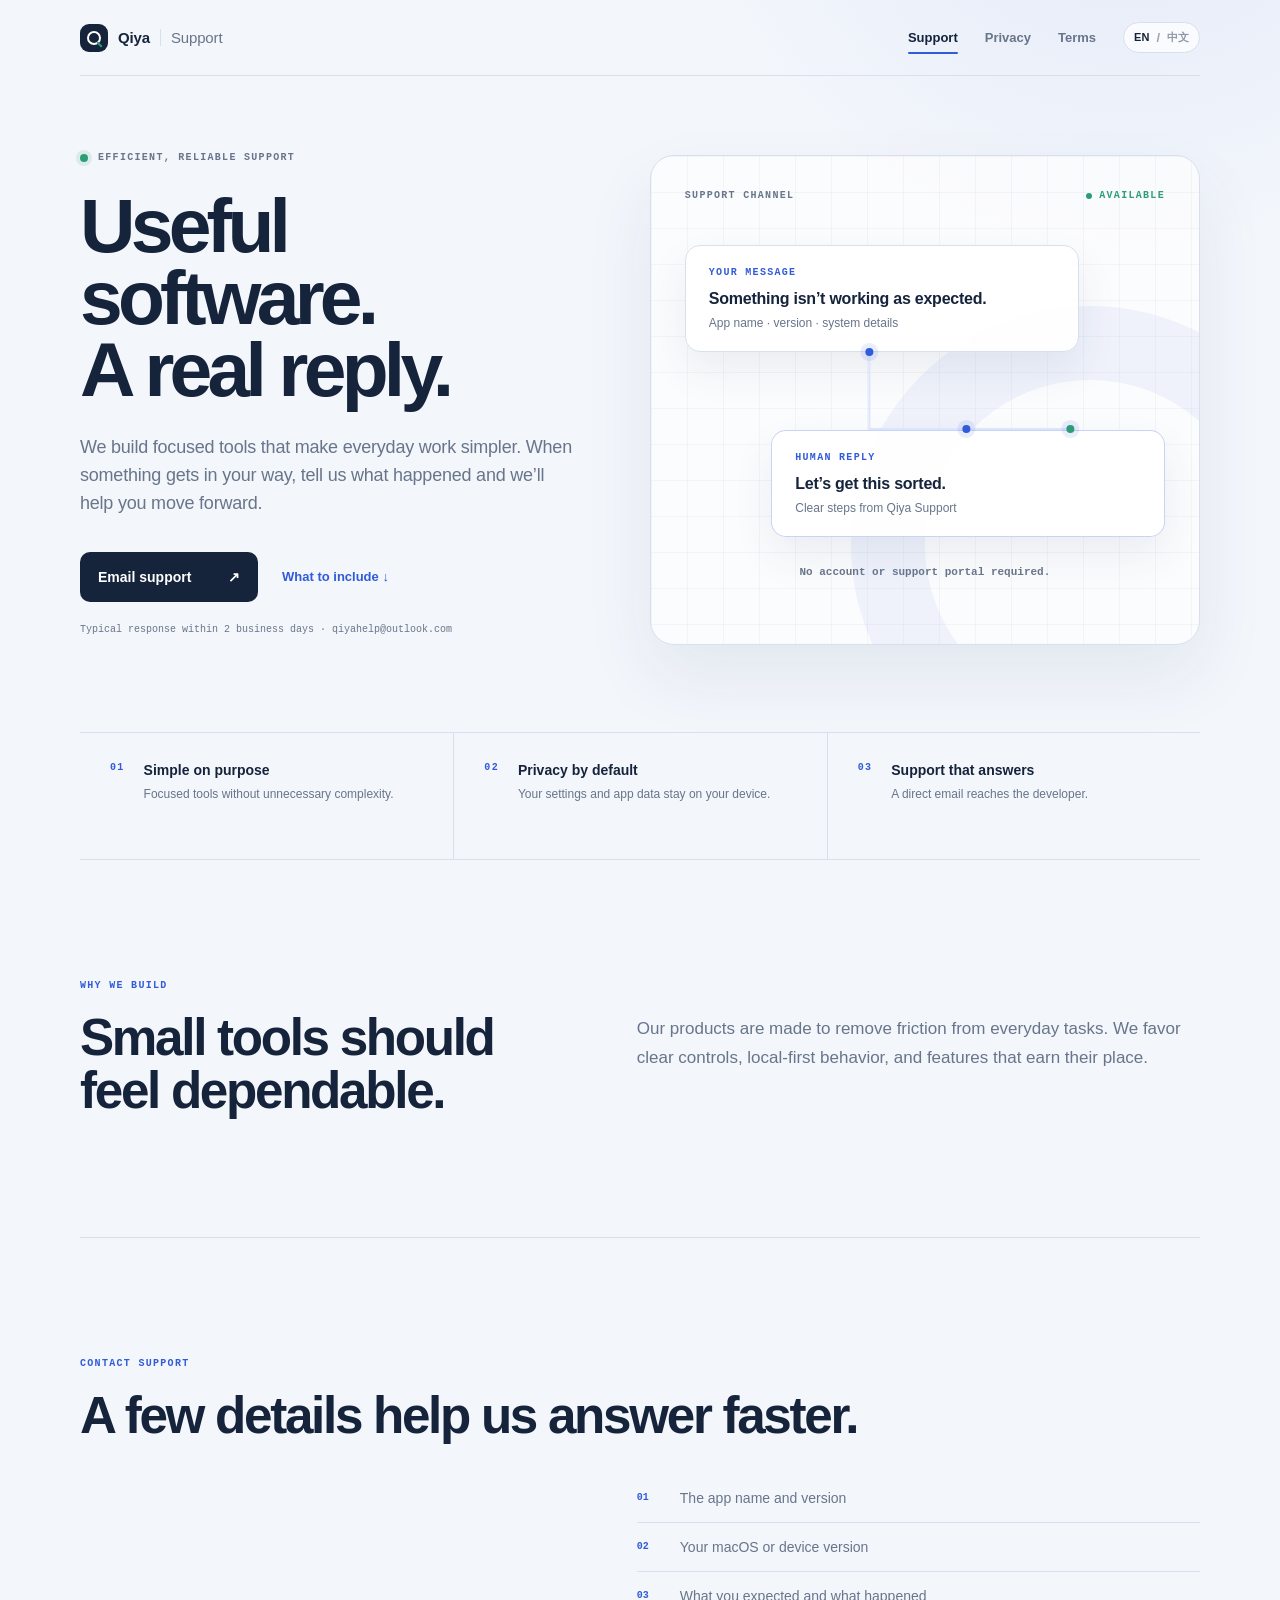
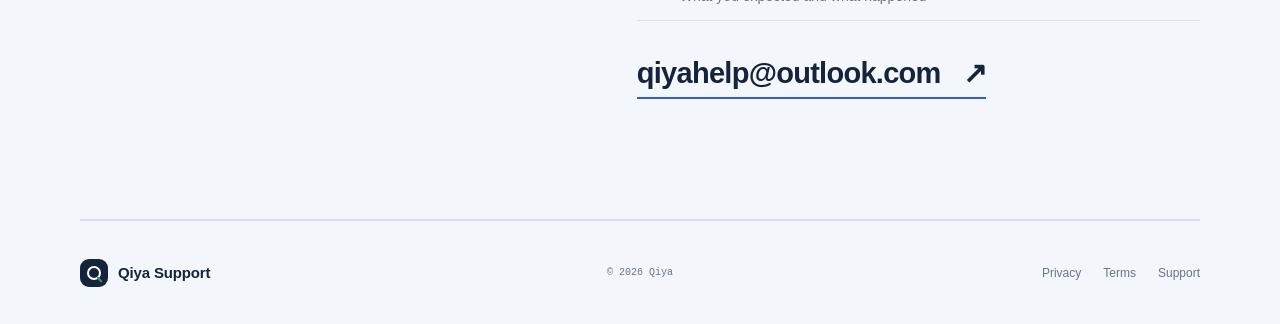
<file: index.html>
<!doctype html>
<html lang="en">
<head>
  <meta charset="utf-8">
  <meta name="viewport" content="width=device-width, initial-scale=1">
  <meta name="description" content="Qiya Support — direct help for simple, reliable, privacy-conscious software.">
  <meta name="theme-color" content="#f3f6fb">
  <title>Qiya Support</title>
  <link rel="icon" href="data:image/svg+xml,%3Csvg xmlns='http://www.w3.org/2000/svg' viewBox='0 0 32 32'%3E%3Crect width='32' height='32' rx='9' fill='%2315233b'/%3E%3Ccircle cx='15' cy='15' r='7' fill='none' stroke='%23fff' stroke-width='2.5'/%3E%3Cpath d='M20 20l5 5' stroke='%232d9d78' stroke-width='2.5' stroke-linecap='round'/%3E%3C/svg%3E">
  <link rel="stylesheet" href="styles.css">
  <script src="script.js" defer></script>
</head>
<body data-page="home">
  <a class="skip-link" href="#main" data-i18n="skip">Skip to content</a>

  <header class="site-header">
    <a class="brand" href="index.html" aria-label="Qiya Support home">
      <span class="brand-mark" aria-hidden="true"><span></span></span>
      <span>Qiya</span>
      <span class="brand-section" data-i18n="support">Support</span>
    </a>
    <nav class="header-actions" aria-label="Primary navigation">
      <a href="index.html" aria-current="page" data-i18n="navSupport">Support</a>
      <a href="privacy.html" data-i18n="navPrivacy">Privacy</a>
      <a href="terms.html" data-i18n="navTerms">Terms</a>
      <div class="language-switcher" role="group" aria-label="Language">
        <button type="button" data-language="en" aria-pressed="true">EN</button>
        <span aria-hidden="true">/</span>
        <button type="button" data-language="zh" aria-pressed="false">中文</button>
      </div>
    </nav>
  </header>

  <main id="main">
    <section class="hero" id="top">
      <div class="hero-copy">
        <p class="eyebrow"><span class="status-dot"></span><span data-i18n="eyebrow">EFFICIENT, RELIABLE SUPPORT</span></p>
        <h1 data-i18n="heroTitle">Useful software.<br>A real reply.</h1>
        <p class="hero-summary" data-i18n="heroSummary">We build focused tools that make everyday work simpler. When something gets in your way, tell us what happened and we’ll help you move forward.</p>
        <div class="hero-actions">
          <a class="primary-action" href="mailto:qiyahelp@outlook.com?subject=Qiya%20Support">
            <span data-i18n="emailSupport">Email support</span>
            <span aria-hidden="true">↗</span>
          </a>
          <a class="text-action" href="#contact" data-i18n="prepareMessage">What to include ↓</a>
        </div>
        <p class="response-note"><span data-i18n="response">Typical response within 2 business days</span> · <span lang="en">qiyahelp@outlook.com</span></p>
      </div>

      <div class="support-signal" aria-label="A support message receiving a human reply" data-i18n-aria="signalAria">
        <div class="signal-heading">
          <span data-i18n="supportChannel">SUPPORT CHANNEL</span>
          <span class="signal-live"><i></i><span data-i18n="available">AVAILABLE</span></span>
        </div>
        <div class="signal-thread">
          <article class="signal-message signal-message-user">
            <span class="signal-label" data-i18n="yourMessage">YOUR MESSAGE</span>
            <strong data-i18n="messageTitle">Something isn’t working as expected.</strong>
            <p data-i18n="messageMeta">App name · version · system details</p>
          </article>
          <div class="signal-path" aria-hidden="true">
            <span></span><span></span><span></span>
          </div>
          <article class="signal-message signal-message-reply">
            <span class="signal-label" data-i18n="humanReply">HUMAN REPLY</span>
            <strong data-i18n="replyTitle">Let’s get this sorted.</strong>
            <p data-i18n="replyMeta">Clear steps from Qiya Support</p>
          </article>
        </div>
        <p class="signal-footnote" data-i18n="signalFootnote">No account or support portal required.</p>
      </div>
    </section>

    <section class="principles" aria-label="What guides our products">
      <div>
        <span class="principle-mark">01</span>
        <p><strong data-i18n="simpleTitle">Simple on purpose</strong><span data-i18n="simpleBody">Focused tools without unnecessary complexity.</span></p>
      </div>
      <div>
        <span class="principle-mark">02</span>
        <p><strong data-i18n="privateTitle">Privacy by default</strong><span data-i18n="privateBody">Your settings and app data stay on your device.</span></p>
      </div>
      <div>
        <span class="principle-mark">03</span>
        <p><strong data-i18n="supportedTitle">Support that answers</strong><span data-i18n="supportedBody">A direct email reaches the developer.</span></p>
      </div>
    </section>

    <section class="purpose-section">
      <div class="section-intro">
        <p class="section-label" data-i18n="purposeLabel">WHY WE BUILD</p>
        <h2 data-i18n="purposeTitle">Small tools should feel dependable.</h2>
      </div>
      <div class="purpose-copy">
        <p data-i18n="purposeBody">Our products are made to remove friction from everyday tasks. We favor clear controls, local-first behavior, and features that earn their place.</p>
      </div>
    </section>

    <section class="contact-section" id="contact">
      <div class="contact-copy">
        <p class="section-label" data-i18n="contactLabel">CONTACT SUPPORT</p>
        <h2 data-i18n="contactTitle">A few details help us answer faster.</h2>
      </div>
      <div class="contact-detail">
        <ul>
          <li data-i18n="detailProduct">The app name and version</li>
          <li data-i18n="detailSystem">Your macOS or device version</li>
          <li data-i18n="detailOutcome">What you expected and what happened</li>
        </ul>
        <a class="email-line" href="mailto:qiyahelp@outlook.com?subject=Qiya%20Support">
          <span>qiyahelp@outlook.com</span>
          <span aria-hidden="true">↗</span>
        </a>
      </div>
    </section>
  </main>

  <footer>
    <a class="brand footer-brand" href="index.html">
      <span class="brand-mark" aria-hidden="true"><span></span></span>
      <span>Qiya Support</span>
    </a>
    <p>© <span id="year">2026</span> Qiya</p>
    <div>
      <a href="privacy.html" data-i18n="navPrivacy">Privacy</a>
      <a href="terms.html" data-i18n="navTerms">Terms</a>
      <a href="mailto:qiyahelp@outlook.com" data-i18n="navSupport">Support</a>
    </div>
  </footer>
</body>
</html>
</file>
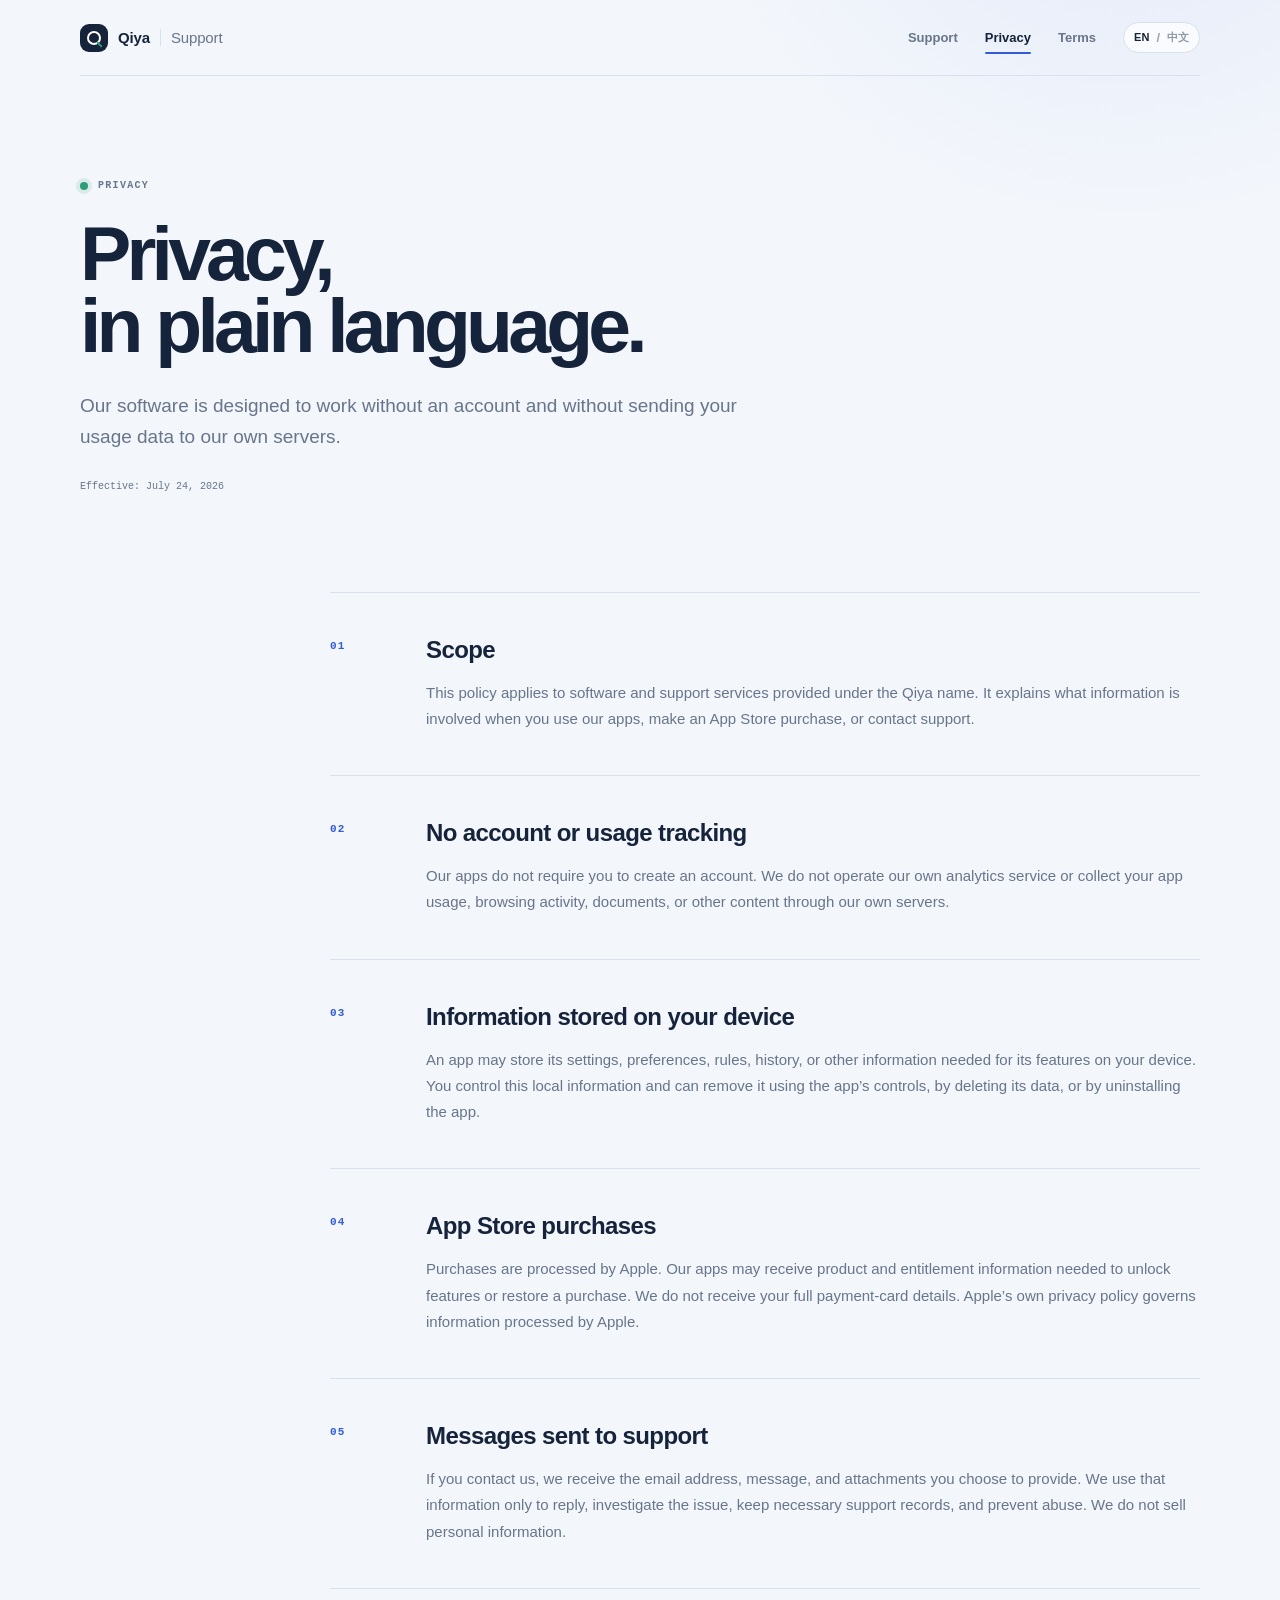
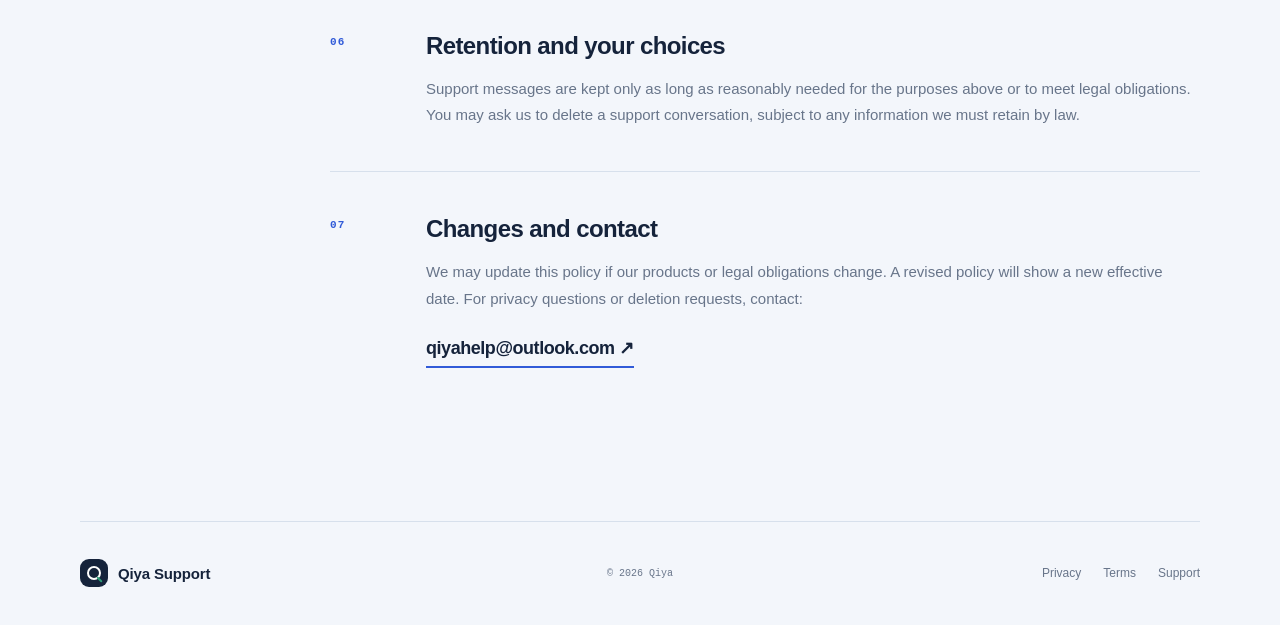
<file: privacy.html>
<!doctype html>
<html lang="en">
<head>
  <meta charset="utf-8">
  <meta name="viewport" content="width=device-width, initial-scale=1">
  <meta name="description" content="Privacy Policy for software provided by Qiya.">
  <meta name="theme-color" content="#f3f6fb">
  <title>Privacy Policy · Qiya Support</title>
  <link rel="icon" href="data:image/svg+xml,%3Csvg xmlns='http://www.w3.org/2000/svg' viewBox='0 0 32 32'%3E%3Crect width='32' height='32' rx='9' fill='%2315233b'/%3E%3Ccircle cx='15' cy='15' r='7' fill='none' stroke='%23fff' stroke-width='2.5'/%3E%3Cpath d='M20 20l5 5' stroke='%232d9d78' stroke-width='2.5' stroke-linecap='round'/%3E%3C/svg%3E">
  <link rel="stylesheet" href="styles.css">
  <script src="script.js" defer></script>
</head>
<body data-page="privacy">
  <a class="skip-link" href="#main" data-i18n="skip">Skip to content</a>
  <header class="site-header">
    <a class="brand" href="index.html" aria-label="Qiya Support home">
      <span class="brand-mark" aria-hidden="true"><span></span></span>
      <span>Qiya</span>
      <span class="brand-section" data-i18n="support">Support</span>
    </a>
    <nav class="header-actions" aria-label="Primary navigation">
      <a href="index.html" data-i18n="navSupport">Support</a>
      <a href="privacy.html" aria-current="page" data-i18n="navPrivacy">Privacy</a>
      <a href="terms.html" data-i18n="navTerms">Terms</a>
      <div class="language-switcher" role="group" aria-label="Language">
        <button type="button" data-language="en" aria-pressed="true">EN</button>
        <span aria-hidden="true">/</span>
        <button type="button" data-language="zh" aria-pressed="false">中文</button>
      </div>
    </nav>
  </header>

  <main id="main" class="legal-page">
    <header class="legal-hero">
      <p class="eyebrow"><span class="status-dot"></span><span data-i18n="privacyLabel">PRIVACY</span></p>
      <h1 data-i18n="privacyHero">Privacy,<br>in plain language.</h1>
      <p data-i18n="privacySummary">Our software is designed to work without an account and without sending your usage data to our own servers.</p>
      <p class="effective"><span data-i18n="effective">Effective</span>: July 24, 2026</p>
    </header>

    <article class="legal-document">
      <section>
        <h2 data-i18n="privacyScopeTitle">Scope</h2>
        <p data-i18n="privacyScopeBody">This policy applies to software and support services provided under the Qiya name. It explains what information is involved when you use our apps, make an App Store purchase, or contact support.</p>
      </section>
      <section>
        <h2 data-i18n="privacyNoAccountTitle">No account or usage tracking</h2>
        <p data-i18n="privacyNoAccountBody">Our apps do not require you to create an account. We do not operate our own analytics service or collect your app usage, browsing activity, documents, or other content through our own servers.</p>
      </section>
      <section>
        <h2 data-i18n="privacyLocalTitle">Information stored on your device</h2>
        <p data-i18n="privacyLocalBody">An app may store its settings, preferences, rules, history, or other information needed for its features on your device. You control this local information and can remove it using the app’s controls, by deleting its data, or by uninstalling the app.</p>
      </section>
      <section>
        <h2 data-i18n="privacyPurchaseTitle">App Store purchases</h2>
        <p data-i18n="privacyPurchaseBody">Purchases are processed by Apple. Our apps may receive product and entitlement information needed to unlock features or restore a purchase. We do not receive your full payment-card details. Apple’s own privacy policy governs information processed by Apple.</p>
      </section>
      <section>
        <h2 data-i18n="privacySupportTitle">Messages sent to support</h2>
        <p data-i18n="privacySupportBody">If you contact us, we receive the email address, message, and attachments you choose to provide. We use that information only to reply, investigate the issue, keep necessary support records, and prevent abuse. We do not sell personal information.</p>
      </section>
      <section>
        <h2 data-i18n="privacyRetentionTitle">Retention and your choices</h2>
        <p data-i18n="privacyRetentionBody">Support messages are kept only as long as reasonably needed for the purposes above or to meet legal obligations. You may ask us to delete a support conversation, subject to any information we must retain by law.</p>
      </section>
      <section>
        <h2 data-i18n="privacyChangesTitle">Changes and contact</h2>
        <p data-i18n="privacyChangesBody">We may update this policy if our products or legal obligations change. A revised policy will show a new effective date. For privacy questions or deletion requests, contact:</p>
        <a class="legal-email" href="mailto:qiyahelp@outlook.com?subject=Qiya%20Privacy">qiyahelp@outlook.com ↗</a>
      </section>
    </article>
  </main>

  <footer>
    <a class="brand footer-brand" href="index.html">
      <span class="brand-mark" aria-hidden="true"><span></span></span>
      <span>Qiya Support</span>
    </a>
    <p>© <span id="year">2026</span> Qiya</p>
    <div>
      <a href="privacy.html" data-i18n="navPrivacy">Privacy</a>
      <a href="terms.html" data-i18n="navTerms">Terms</a>
      <a href="mailto:qiyahelp@outlook.com" data-i18n="navSupport">Support</a>
    </div>
  </footer>
</body>
</html>
</file>
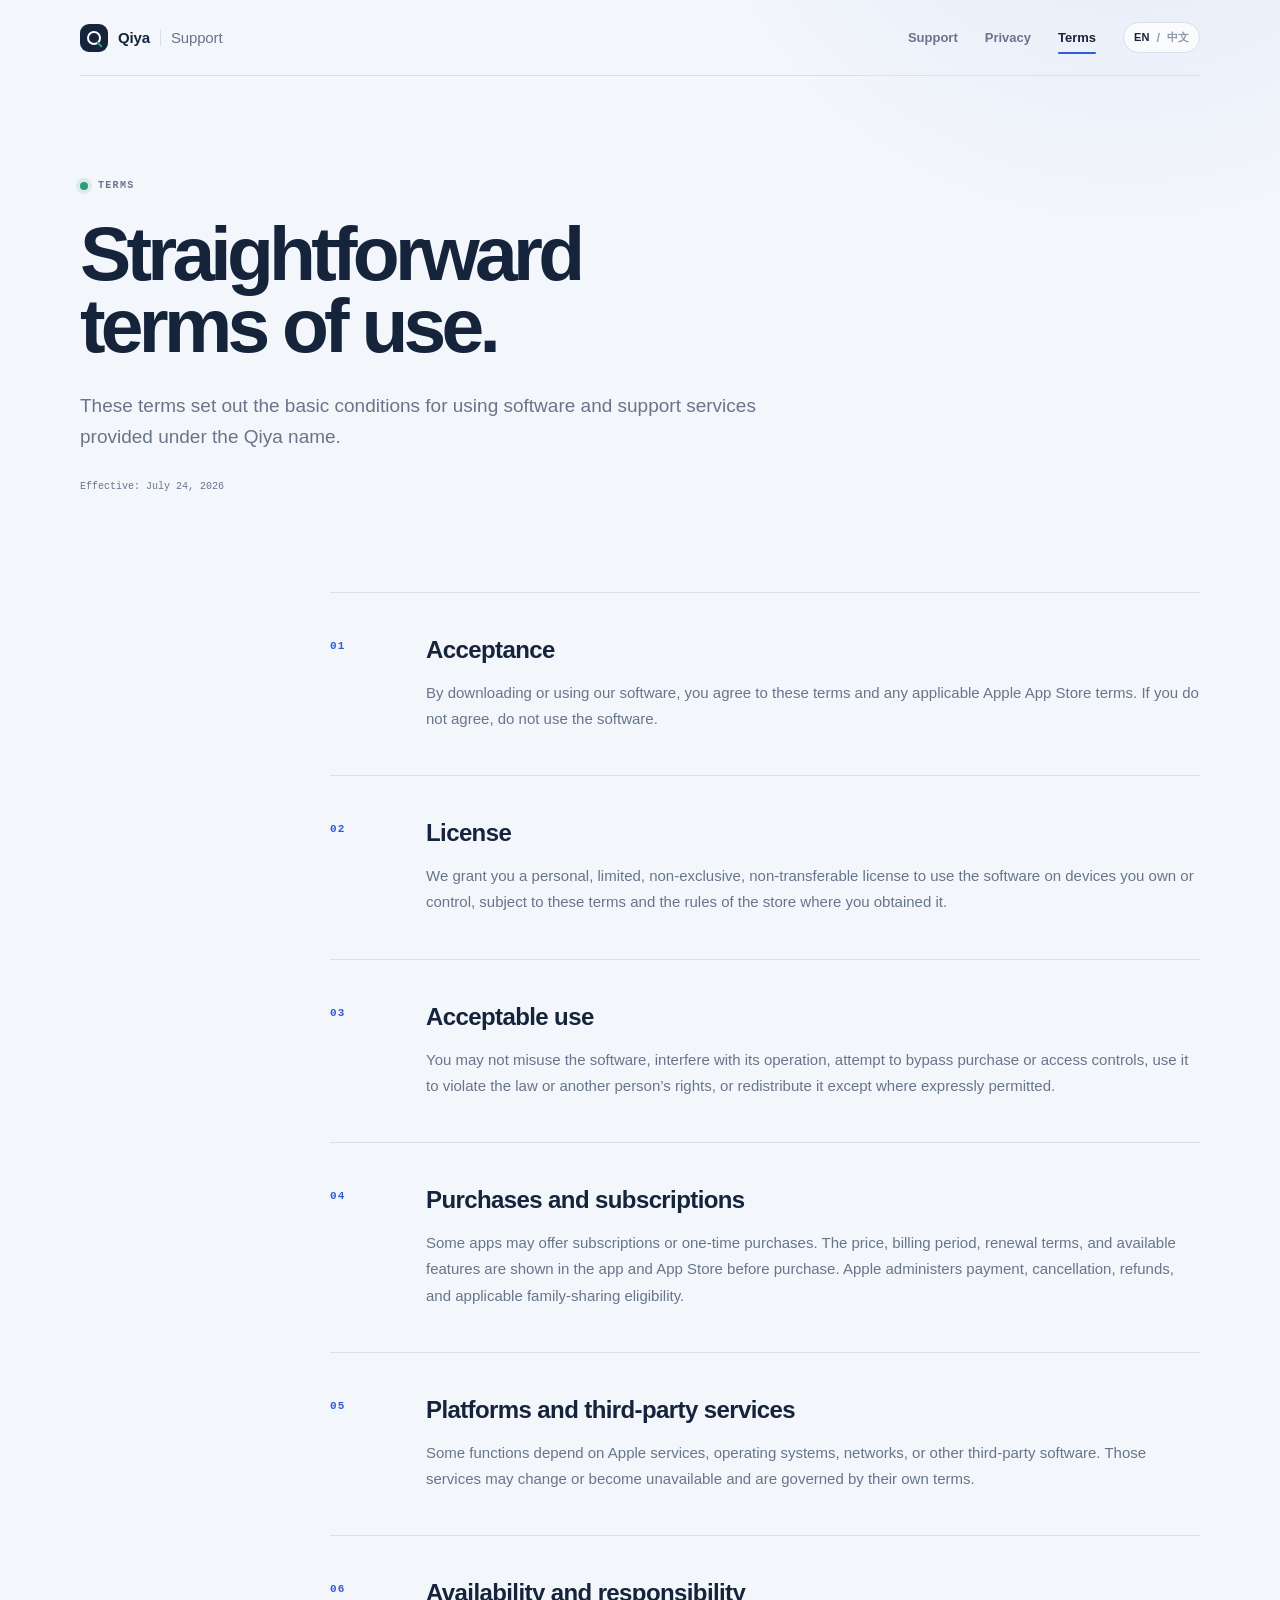
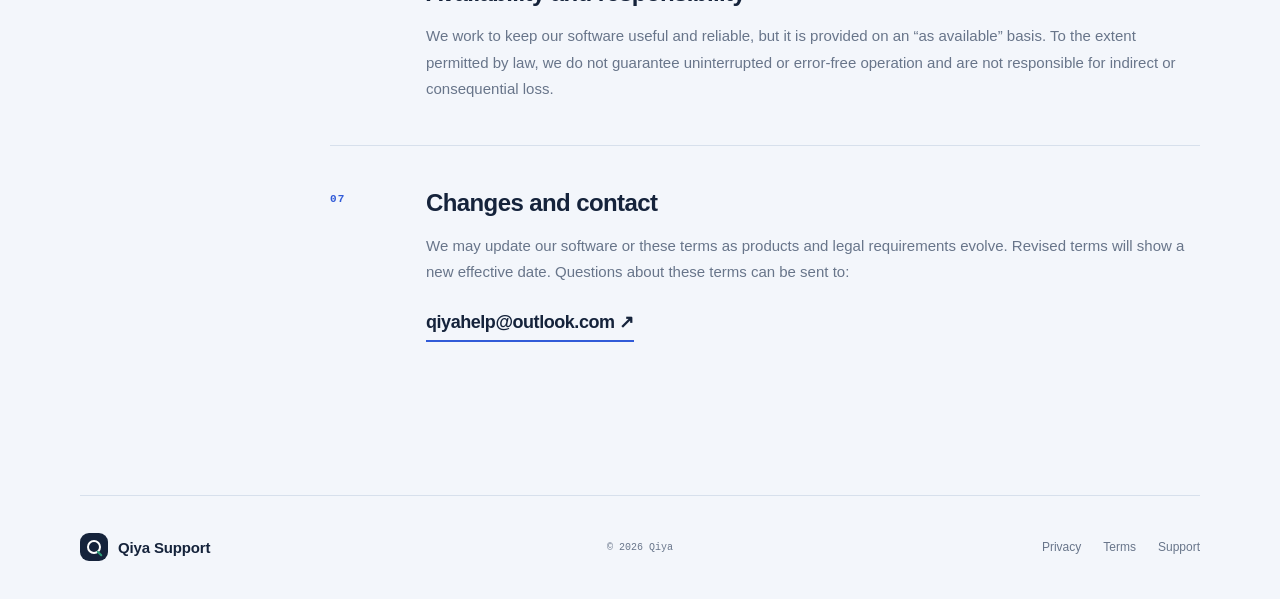
<file: terms.html>
<!doctype html>
<html lang="en">
<head>
  <meta charset="utf-8">
  <meta name="viewport" content="width=device-width, initial-scale=1">
  <meta name="description" content="Terms of Service for software provided by Qiya.">
  <meta name="theme-color" content="#f3f6fb">
  <title>Terms of Service · Qiya Support</title>
  <link rel="icon" href="data:image/svg+xml,%3Csvg xmlns='http://www.w3.org/2000/svg' viewBox='0 0 32 32'%3E%3Crect width='32' height='32' rx='9' fill='%2315233b'/%3E%3Ccircle cx='15' cy='15' r='7' fill='none' stroke='%23fff' stroke-width='2.5'/%3E%3Cpath d='M20 20l5 5' stroke='%232d9d78' stroke-width='2.5' stroke-linecap='round'/%3E%3C/svg%3E">
  <link rel="stylesheet" href="styles.css">
  <script src="script.js" defer></script>
</head>
<body data-page="terms">
  <a class="skip-link" href="#main" data-i18n="skip">Skip to content</a>
  <header class="site-header">
    <a class="brand" href="index.html" aria-label="Qiya Support home">
      <span class="brand-mark" aria-hidden="true"><span></span></span>
      <span>Qiya</span>
      <span class="brand-section" data-i18n="support">Support</span>
    </a>
    <nav class="header-actions" aria-label="Primary navigation">
      <a href="index.html" data-i18n="navSupport">Support</a>
      <a href="privacy.html" data-i18n="navPrivacy">Privacy</a>
      <a href="terms.html" aria-current="page" data-i18n="navTerms">Terms</a>
      <div class="language-switcher" role="group" aria-label="Language">
        <button type="button" data-language="en" aria-pressed="true">EN</button>
        <span aria-hidden="true">/</span>
        <button type="button" data-language="zh" aria-pressed="false">中文</button>
      </div>
    </nav>
  </header>

  <main id="main" class="legal-page">
    <header class="legal-hero">
      <p class="eyebrow"><span class="status-dot"></span><span data-i18n="termsLabel">TERMS</span></p>
      <h1 data-i18n="termsHero">Straightforward<br>terms of use.</h1>
      <p data-i18n="termsSummary">These terms set out the basic conditions for using software and support services provided under the Qiya name.</p>
      <p class="effective"><span data-i18n="effective">Effective</span>: July 24, 2026</p>
    </header>

    <article class="legal-document">
      <section>
        <h2 data-i18n="termsAcceptanceTitle">Acceptance</h2>
        <p data-i18n="termsAcceptanceBody">By downloading or using our software, you agree to these terms and any applicable Apple App Store terms. If you do not agree, do not use the software.</p>
      </section>
      <section>
        <h2 data-i18n="termsLicenseTitle">License</h2>
        <p data-i18n="termsLicenseBody">We grant you a personal, limited, non-exclusive, non-transferable license to use the software on devices you own or control, subject to these terms and the rules of the store where you obtained it.</p>
      </section>
      <section>
        <h2 data-i18n="termsUseTitle">Acceptable use</h2>
        <p data-i18n="termsUseBody">You may not misuse the software, interfere with its operation, attempt to bypass purchase or access controls, use it to violate the law or another person’s rights, or redistribute it except where expressly permitted.</p>
      </section>
      <section>
        <h2 data-i18n="termsPurchaseTitle">Purchases and subscriptions</h2>
        <p data-i18n="termsPurchaseBody">Some apps may offer subscriptions or one-time purchases. The price, billing period, renewal terms, and available features are shown in the app and App Store before purchase. Apple administers payment, cancellation, refunds, and applicable family-sharing eligibility.</p>
      </section>
      <section>
        <h2 data-i18n="termsServicesTitle">Platforms and third-party services</h2>
        <p data-i18n="termsServicesBody">Some functions depend on Apple services, operating systems, networks, or other third-party software. Those services may change or become unavailable and are governed by their own terms.</p>
      </section>
      <section>
        <h2 data-i18n="termsAvailabilityTitle">Availability and responsibility</h2>
        <p data-i18n="termsAvailabilityBody">We work to keep our software useful and reliable, but it is provided on an “as available” basis. To the extent permitted by law, we do not guarantee uninterrupted or error-free operation and are not responsible for indirect or consequential loss.</p>
      </section>
      <section>
        <h2 data-i18n="termsChangesTitle">Changes and contact</h2>
        <p data-i18n="termsChangesBody">We may update our software or these terms as products and legal requirements evolve. Revised terms will show a new effective date. Questions about these terms can be sent to:</p>
        <a class="legal-email" href="mailto:qiyahelp@outlook.com?subject=Qiya%20Terms">qiyahelp@outlook.com ↗</a>
      </section>
    </article>
  </main>

  <footer>
    <a class="brand footer-brand" href="index.html">
      <span class="brand-mark" aria-hidden="true"><span></span></span>
      <span>Qiya Support</span>
    </a>
    <p>© <span id="year">2026</span> Qiya</p>
    <div>
      <a href="privacy.html" data-i18n="navPrivacy">Privacy</a>
      <a href="terms.html" data-i18n="navTerms">Terms</a>
      <a href="mailto:qiyahelp@outlook.com" data-i18n="navSupport">Support</a>
    </div>
  </footer>
</body>
</html>
</file>
<file: styles.css>
:root {
  color-scheme: light;
  --canvas: #f3f6fb;
  --surface: #ffffff;
  --surface-soft: #eaf0f8;
  --ink: #15233b;
  --muted: #68758a;
  --line: #d7e0ec;
  --blue: #315bd8;
  --blue-soft: #dce5ff;
  --jade: #2d9d78;
  --white: #ffffff;
  --page: min(1120px, calc(100vw - 64px));
  --reading: min(760px, calc(100vw - 64px));
  --sans: -apple-system, BlinkMacSystemFont, "SF Pro Display", "Segoe UI", sans-serif;
  --mono: ui-monospace, "SFMono-Regular", "SF Mono", Menlo, monospace;
}

* {
  box-sizing: border-box;
}

html {
  scroll-behavior: smooth;
}

body {
  margin: 0;
  color: var(--ink);
  background:
    radial-gradient(circle at 88% -10%, rgba(49, 91, 216, 0.09), transparent 28rem),
    var(--canvas);
  font-family: var(--sans);
  -webkit-font-smoothing: antialiased;
}

a {
  color: inherit;
  text-decoration: none;
}

button,
a {
  -webkit-tap-highlight-color: transparent;
}

:focus-visible {
  outline: 3px solid rgba(49, 91, 216, 0.52);
  outline-offset: 4px;
  border-radius: 6px;
}

.skip-link {
  position: fixed;
  z-index: 20;
  top: 12px;
  left: 12px;
  padding: 10px 14px;
  color: var(--white);
  background: var(--ink);
  transform: translateY(-160%);
}

.skip-link:focus {
  transform: translateY(0);
}

.site-header {
  width: var(--page);
  min-height: 76px;
  margin: 0 auto;
  display: flex;
  align-items: center;
  justify-content: space-between;
  border-bottom: 1px solid var(--line);
}

.brand {
  display: inline-flex;
  gap: 10px;
  align-items: center;
  font-size: 15px;
  font-weight: 700;
  letter-spacing: -0.01em;
}

.brand-section {
  padding-left: 10px;
  color: var(--muted);
  font-weight: 520;
  border-left: 1px solid var(--line);
}

.brand-mark {
  position: relative;
  width: 28px;
  height: 28px;
  display: inline-block;
  border-radius: 9px;
  background: var(--ink);
}

.brand-mark::before {
  content: "";
  position: absolute;
  top: 7px;
  left: 7px;
  width: 10px;
  height: 10px;
  border: 2px solid var(--white);
  border-radius: 50%;
}

.brand-mark span {
  position: absolute;
  top: 17px;
  left: 17px;
  width: 7px;
  height: 2px;
  border-radius: 2px;
  background: var(--jade);
  transform: rotate(45deg);
  transform-origin: left center;
}

.header-actions {
  display: flex;
  align-items: center;
  gap: 27px;
  color: var(--muted);
  font-size: 13px;
  font-weight: 590;
}

.header-actions > a {
  position: relative;
}

.header-actions > a:hover,
.header-actions > a[aria-current="page"] {
  color: var(--ink);
}

.header-actions > a[aria-current="page"]::after {
  content: "";
  position: absolute;
  right: 0;
  bottom: -9px;
  left: 0;
  height: 2px;
  border-radius: 2px;
  background: var(--blue);
}

.language-switcher {
  display: flex;
  gap: 7px;
  align-items: center;
  padding: 7px 10px;
  color: #9aa4b3;
  background: rgba(255, 255, 255, 0.76);
  border: 1px solid var(--line);
  border-radius: 999px;
}

.language-switcher button {
  padding: 0;
  color: #8d98a8;
  background: none;
  border: 0;
  cursor: pointer;
  font: 680 11px/1 var(--sans);
}

.language-switcher button[aria-pressed="true"] {
  color: var(--ink);
}

.hero {
  width: var(--page);
  min-height: 650px;
  margin: 0 auto;
  display: grid;
  grid-template-columns: minmax(0, 0.95fr) minmax(430px, 1.05fr);
  gap: 72px;
  align-items: center;
  padding: 76px 0 84px;
}

.eyebrow,
.section-label,
.signal-label,
.signal-heading,
.principle-mark {
  font-family: var(--mono);
  font-size: 10px;
  font-weight: 720;
  letter-spacing: 0.13em;
}

.eyebrow {
  display: flex;
  align-items: center;
  gap: 10px;
  margin: 0 0 26px;
  color: var(--muted);
}

.status-dot {
  width: 8px;
  height: 8px;
  border-radius: 50%;
  background: var(--jade);
  box-shadow: 0 0 0 4px rgba(45, 157, 120, 0.12);
}

h1,
h2,
p {
  margin-top: 0;
}

h1 {
  max-width: 620px;
  margin-bottom: 27px;
  font-size: clamp(55px, 6vw, 84px);
  line-height: 0.94;
  letter-spacing: -0.062em;
  font-weight: 760;
}

.hero-summary {
  max-width: 540px;
  margin-bottom: 34px;
  color: var(--muted);
  font-size: 18px;
  line-height: 1.58;
  letter-spacing: -0.012em;
}

.hero-actions {
  display: flex;
  align-items: center;
  gap: 24px;
  margin-bottom: 20px;
}

.primary-action {
  min-width: 178px;
  height: 50px;
  padding: 0 18px;
  display: inline-flex;
  align-items: center;
  justify-content: space-between;
  gap: 22px;
  color: var(--white);
  background: var(--ink);
  border-radius: 10px;
  font-size: 14px;
  font-weight: 680;
  transition: transform 160ms ease, background-color 160ms ease;
}

.primary-action:hover {
  background: var(--blue);
  transform: translateY(-2px);
}

.text-action {
  color: var(--blue);
  font-size: 13px;
  font-weight: 680;
}

.response-note,
.effective {
  color: var(--muted);
  font-family: var(--mono);
  font-size: 10px;
  line-height: 1.65;
}

.support-signal {
  position: relative;
  min-height: 490px;
  padding: 34px;
  overflow: hidden;
  border: 1px solid var(--line);
  border-radius: 24px;
  background:
    linear-gradient(rgba(21, 35, 59, 0.035) 1px, transparent 1px),
    linear-gradient(90deg, rgba(21, 35, 59, 0.035) 1px, transparent 1px),
    rgba(255, 255, 255, 0.68);
  background-size: 36px 36px, 36px 36px, auto;
  box-shadow: 0 32px 70px rgba(36, 59, 98, 0.08);
}

.support-signal::after {
  content: "";
  position: absolute;
  right: -130px;
  bottom: -140px;
  width: 330px;
  height: 330px;
  border: 74px solid rgba(49, 91, 216, 0.06);
  border-radius: 50%;
}

.signal-heading {
  position: relative;
  z-index: 2;
  display: flex;
  justify-content: space-between;
  color: var(--muted);
}

.signal-live {
  display: flex;
  align-items: center;
  gap: 7px;
  color: var(--jade);
}

.signal-live i {
  width: 6px;
  height: 6px;
  border-radius: 50%;
  background: currentColor;
}

.signal-thread {
  position: relative;
  z-index: 2;
  margin-top: 44px;
}

.signal-message {
  width: 82%;
  padding: 21px 23px;
  border: 1px solid var(--line);
  border-radius: 15px;
  background: rgba(255, 255, 255, 0.92);
  box-shadow: 0 18px 40px rgba(36, 59, 98, 0.08);
}

.signal-message-user {
  margin-right: auto;
}

.signal-message-reply {
  margin-left: auto;
  border-color: rgba(49, 91, 216, 0.26);
}

.signal-label {
  display: block;
  margin-bottom: 12px;
  color: var(--blue);
}

.signal-message strong {
  display: block;
  margin-bottom: 8px;
  font-size: 16px;
  letter-spacing: -0.015em;
}

.signal-message p {
  margin-bottom: 0;
  color: var(--muted);
  font-size: 12px;
}

.signal-path {
  position: relative;
  width: 42%;
  height: 78px;
  margin: 0 auto;
  border-left: 2px solid var(--blue-soft);
  border-bottom: 2px solid var(--blue-soft);
  transform: translateX(22%);
}

.signal-path span {
  position: absolute;
  bottom: -5px;
  width: 8px;
  height: 8px;
  border-radius: 50%;
  background: var(--blue);
  box-shadow: 0 0 0 5px rgba(49, 91, 216, 0.10);
}

.signal-path span:nth-child(1) {
  top: -4px;
  left: -5px;
}

.signal-path span:nth-child(2) {
  right: 50%;
}

.signal-path span:nth-child(3) {
  right: -4px;
  background: var(--jade);
}

.signal-footnote {
  position: relative;
  z-index: 2;
  margin: 27px 0 0;
  color: var(--muted);
  font: 600 11px/1.5 var(--mono);
  text-align: center;
}

.principles {
  width: var(--page);
  margin: 0 auto;
  display: grid;
  grid-template-columns: repeat(3, 1fr);
  border-top: 1px solid var(--line);
  border-bottom: 1px solid var(--line);
}

.principles > div {
  min-height: 126px;
  padding: 29px 30px;
  display: flex;
  gap: 19px;
  align-items: flex-start;
}

.principles > div + div {
  border-left: 1px solid var(--line);
}

.principle-mark {
  color: var(--blue);
}

.principles p {
  margin-bottom: 0;
}

.principles strong,
.principles p span {
  display: block;
}

.principles strong {
  margin-bottom: 7px;
  font-size: 14px;
}

.principles p span {
  color: var(--muted);
  font-size: 12px;
  line-height: 1.5;
}

.purpose-section,
.contact-section {
  width: var(--page);
  margin: 0 auto;
  display: grid;
  grid-template-columns: 0.9fr 1.1fr;
  gap: 96px;
  padding: 120px 0;
  border-bottom: 1px solid var(--line);
}

.section-label {
  display: block;
  margin-bottom: 21px;
  color: var(--blue);
}

.purpose-section h2,
.contact-section h2 {
  max-width: 510px;
  margin-bottom: 0;
  font-size: clamp(36px, 4vw, 57px);
  line-height: 1.02;
  letter-spacing: -0.045em;
}

.purpose-copy,
.contact-detail {
  padding-top: 35px;
}

.contact-section {
  row-gap: 32px;
}

.contact-copy {
  grid-column: 1 / -1;
}

.contact-section h2 {
  max-width: none;
}

.contact-detail {
  grid-column: 2;
  padding-top: 0;
}

.purpose-copy p {
  color: var(--muted);
  font-size: 17px;
  line-height: 1.7;
}

.purpose-copy p:last-child {
  margin-bottom: 0;
}

.contact-detail ul {
  margin: 0 0 35px;
  padding: 0;
  list-style: none;
  counter-reset: details;
}

.contact-detail li {
  position: relative;
  padding: 16px 0 16px 43px;
  border-bottom: 1px solid var(--line);
  color: var(--muted);
  font-size: 14px;
  counter-increment: details;
}

.contact-detail li::before {
  content: "0" counter(details);
  position: absolute;
  left: 0;
  color: var(--blue);
  font: 700 10px/1.6 var(--mono);
}

.email-line,
.legal-email {
  display: inline-flex;
  align-items: center;
  gap: 22px;
  padding-bottom: 7px;
  color: var(--ink);
  border-bottom: 2px solid var(--blue);
  font-size: clamp(19px, 2.4vw, 29px);
  font-weight: 720;
  letter-spacing: -0.025em;
}

.email-line:hover,
.legal-email:hover {
  color: var(--blue);
}

.legal-page {
  width: var(--page);
  margin: 0 auto;
}

.legal-hero {
  max-width: 850px;
  padding: 104px 0 86px;
}

.legal-hero h1 {
  margin-bottom: 30px;
}

.legal-hero > p:not(.eyebrow):not(.effective) {
  max-width: 680px;
  color: var(--muted);
  font-size: 19px;
  line-height: 1.6;
}

.effective {
  margin-top: 27px;
}

.legal-document {
  max-width: 870px;
  margin-left: auto;
  padding-bottom: 110px;
  counter-reset: legal;
}

.legal-document section {
  position: relative;
  padding: 43px 0 43px 96px;
  border-top: 1px solid var(--line);
  counter-increment: legal;
}

.legal-document section::before {
  content: "0" counter(legal);
  position: absolute;
  top: 48px;
  left: 0;
  color: var(--blue);
  font: 720 11px/1 var(--mono);
  letter-spacing: 0.1em;
}

.legal-document h2 {
  margin-bottom: 16px;
  font-size: 24px;
  letter-spacing: -0.025em;
}

.legal-document p {
  margin-bottom: 0;
  color: var(--muted);
  font-size: 15px;
  line-height: 1.75;
}

.legal-document .legal-email {
  margin-top: 25px;
  font-size: 18px;
}

footer {
  width: var(--page);
  min-height: 104px;
  margin: 0 auto;
  display: grid;
  grid-template-columns: 1fr auto 1fr;
  gap: 24px;
  align-items: center;
  color: var(--muted);
  border-top: 1px solid var(--line);
  font-size: 12px;
}

footer p {
  margin-bottom: 0;
  font-family: var(--mono);
  font-size: 10px;
}

footer > div {
  display: flex;
  justify-content: flex-end;
  gap: 22px;
}

footer a:hover {
  color: var(--blue);
}

.footer-brand {
  color: var(--ink);
}

@media (max-width: 920px) {
  :root {
    --page: min(100% - 40px, 760px);
  }

  .hero {
    grid-template-columns: 1fr;
    gap: 52px;
    padding-top: 70px;
  }

  .support-signal {
    min-height: 460px;
  }

  .purpose-section,
  .contact-section {
    grid-template-columns: 1fr;
    gap: 28px;
    padding: 88px 0;
  }

  .purpose-copy,
  .contact-detail {
    grid-column: 1;
    padding-top: 0;
  }
}

@media (max-width: 680px) {
  :root {
    --page: calc(100vw - 32px);
    --reading: calc(100vw - 32px);
  }

  .site-header {
    min-height: 70px;
    align-items: flex-start;
    padding: 20px 0 17px;
  }

  .brand-section {
    display: none;
  }

  .site-header > .brand > span:nth-child(2) {
    display: none;
  }

  .header-actions {
    gap: 10px;
    font-size: 11px;
  }

  .language-switcher {
    padding: 6px 8px;
  }

  .hero {
    min-height: auto;
    padding: 62px 0 70px;
  }

  h1 {
    font-size: clamp(46px, 14vw, 64px);
  }

  .hero-summary {
    font-size: 16px;
  }

  .hero-actions {
    align-items: flex-start;
    flex-direction: column;
  }

  .support-signal {
    min-height: 430px;
    padding: 24px 18px;
    border-radius: 19px;
  }

  .signal-message {
    width: 91%;
  }

  .principles {
    grid-template-columns: 1fr;
  }

  .principles > div {
    min-height: auto;
    padding: 25px 5px;
  }

  .principles > div + div {
    border-top: 1px solid var(--line);
    border-left: 0;
  }

  .purpose-section,
  .contact-section {
    padding: 72px 0;
  }

  .purpose-section h2,
  .contact-section h2 {
    font-size: 39px;
  }

  .email-line {
    gap: 12px;
    font-size: 18px;
  }

  .legal-hero {
    padding: 72px 0 62px;
  }

  .legal-hero > p:not(.eyebrow):not(.effective) {
    font-size: 16px;
  }

  .legal-document section {
    padding: 35px 0 35px 43px;
  }

  .legal-document section::before {
    top: 42px;
  }

  footer {
    padding: 30px 0;
    grid-template-columns: 1fr auto;
  }

  footer > p {
    display: none;
  }

  footer > div {
    gap: 14px;
  }
}

@media (prefers-reduced-motion: reduce) {
  html {
    scroll-behavior: auto;
  }

  *,
  *::before,
  *::after {
    transition-duration: 0.01ms !important;
    animation-duration: 0.01ms !important;
    animation-iteration-count: 1 !important;
  }
}
</file>
